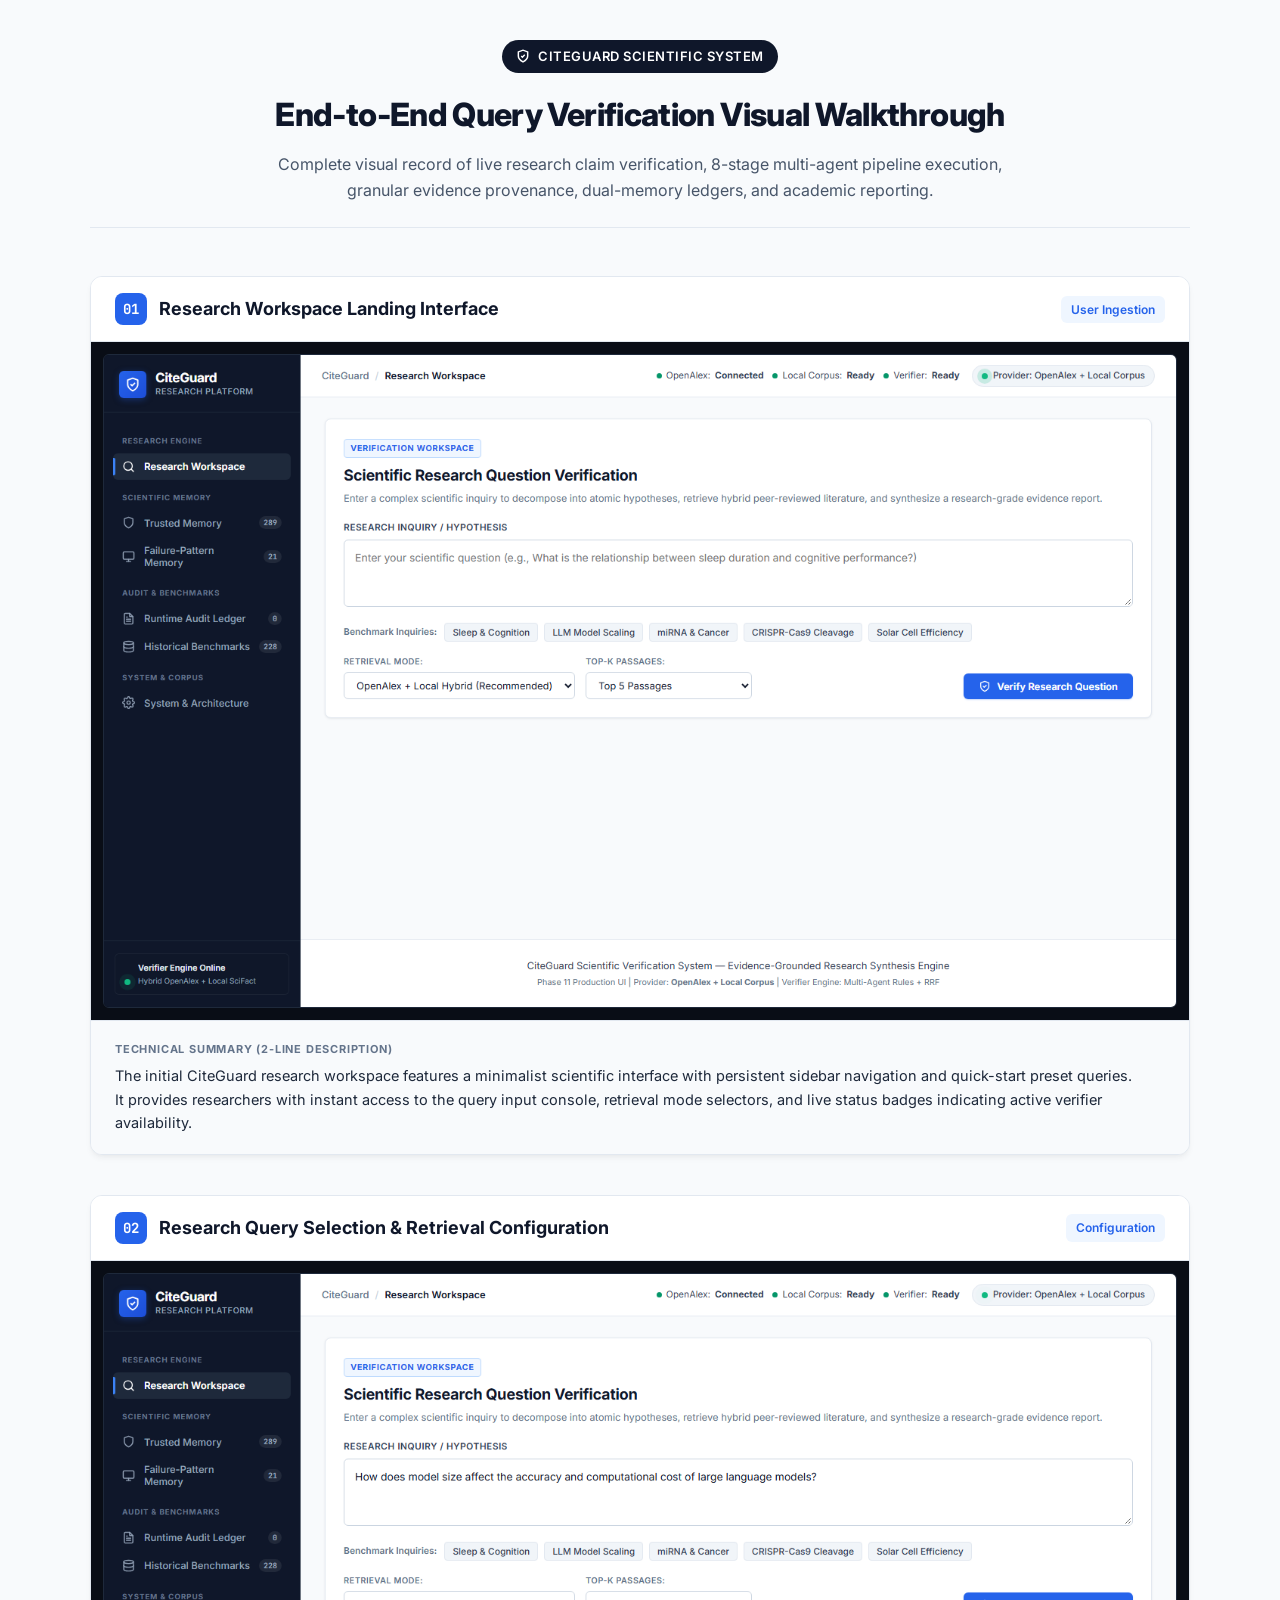
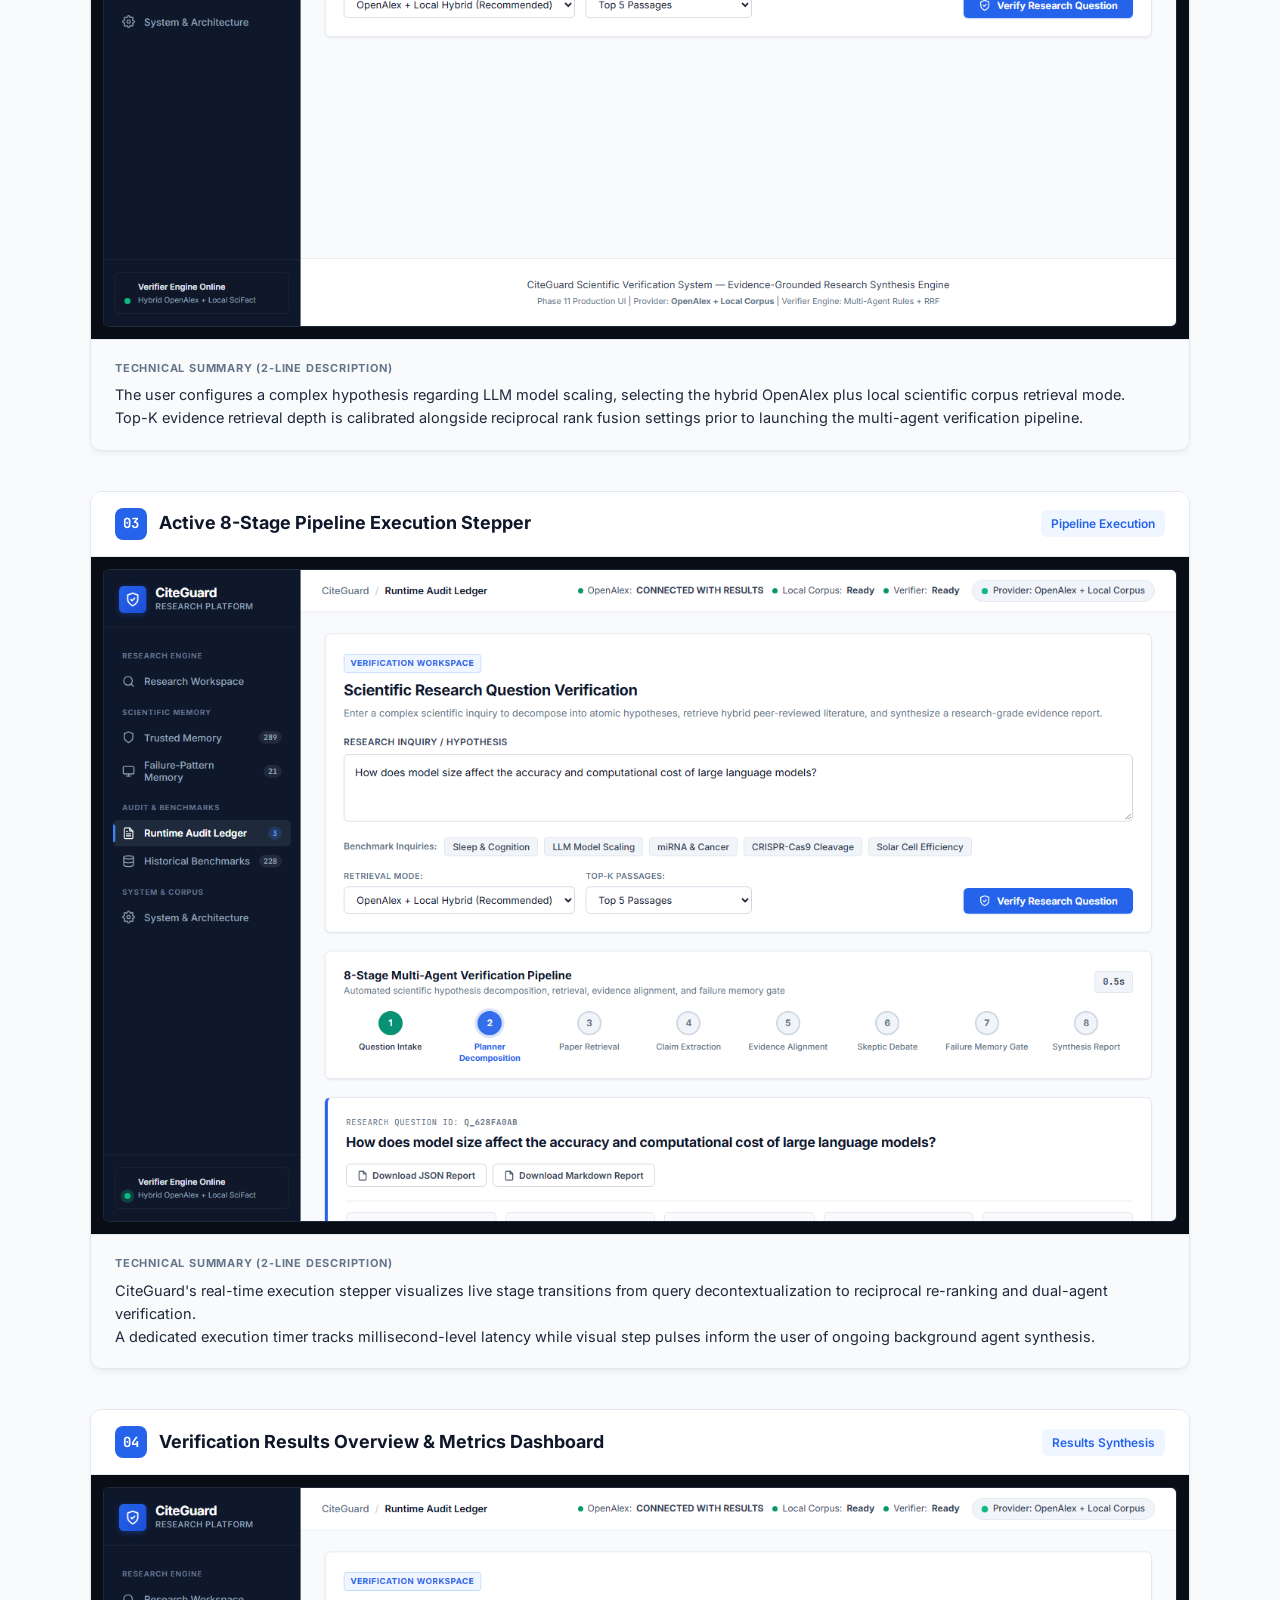
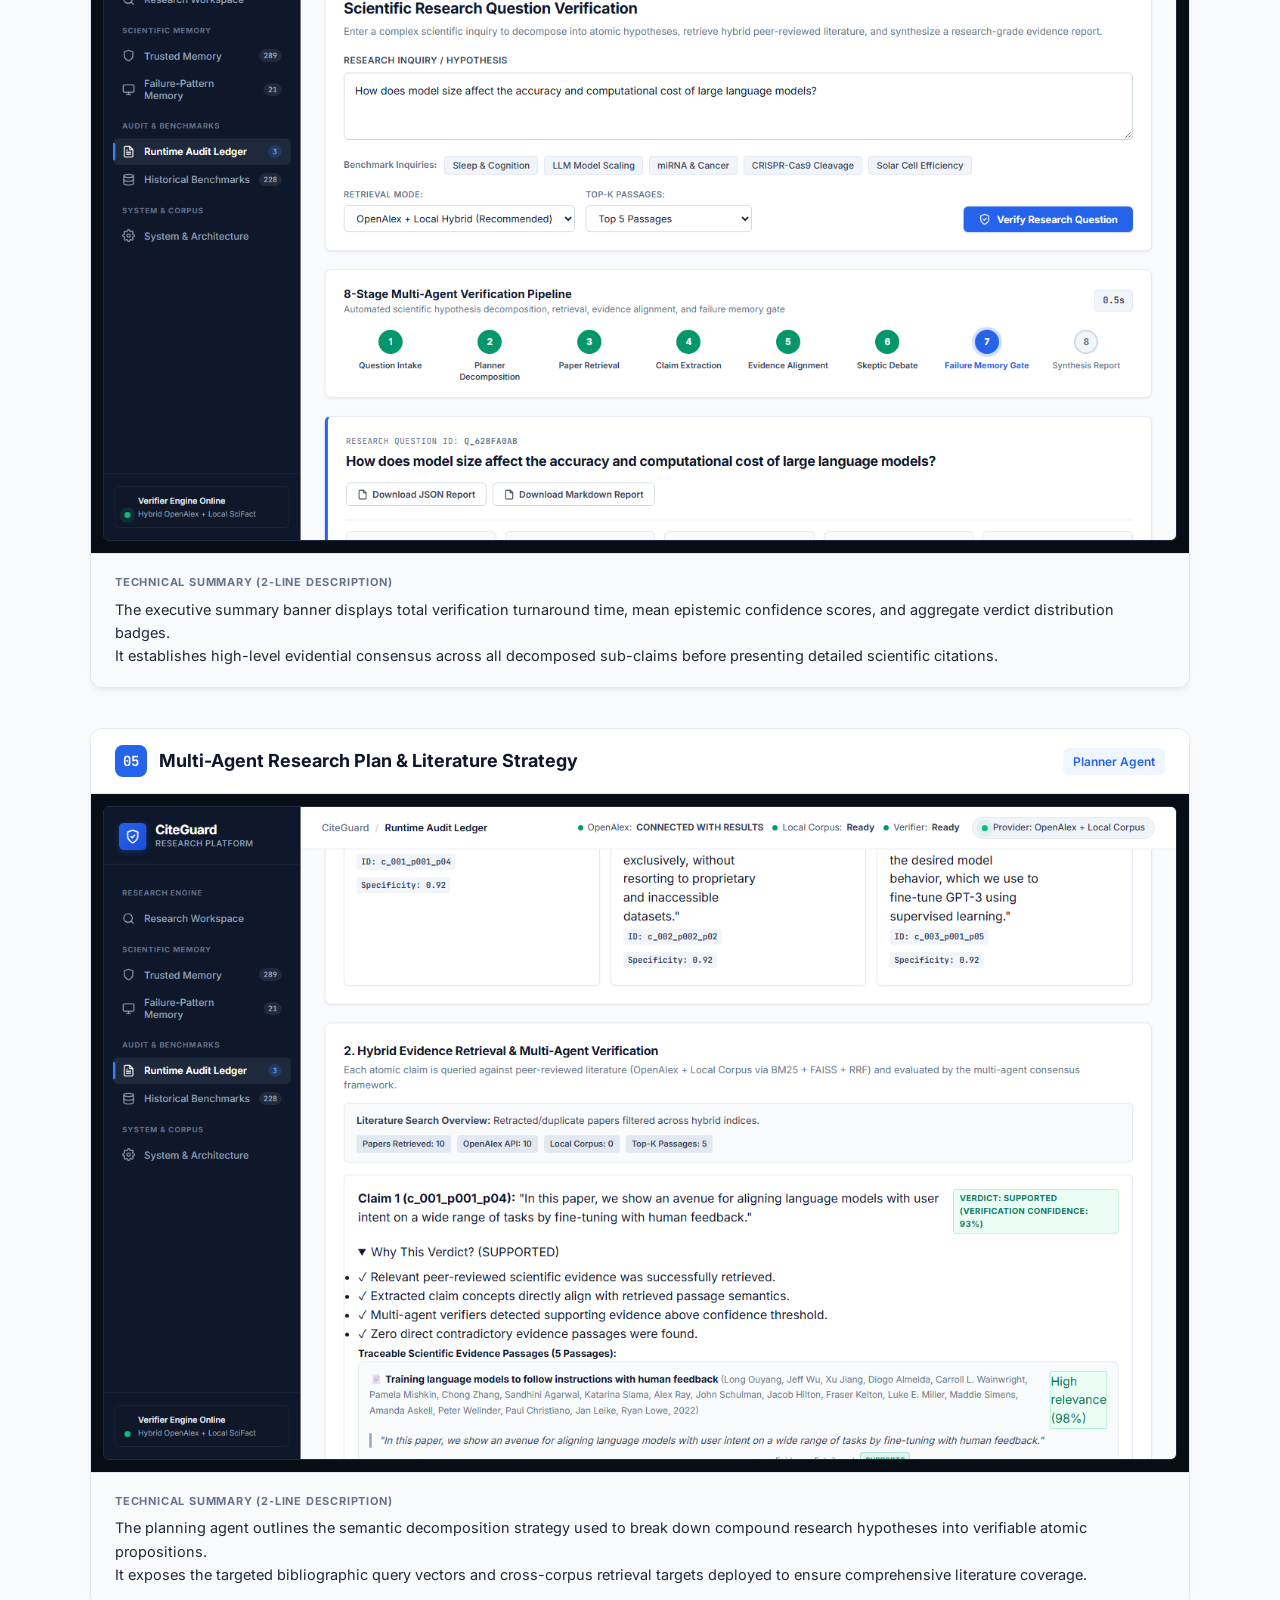
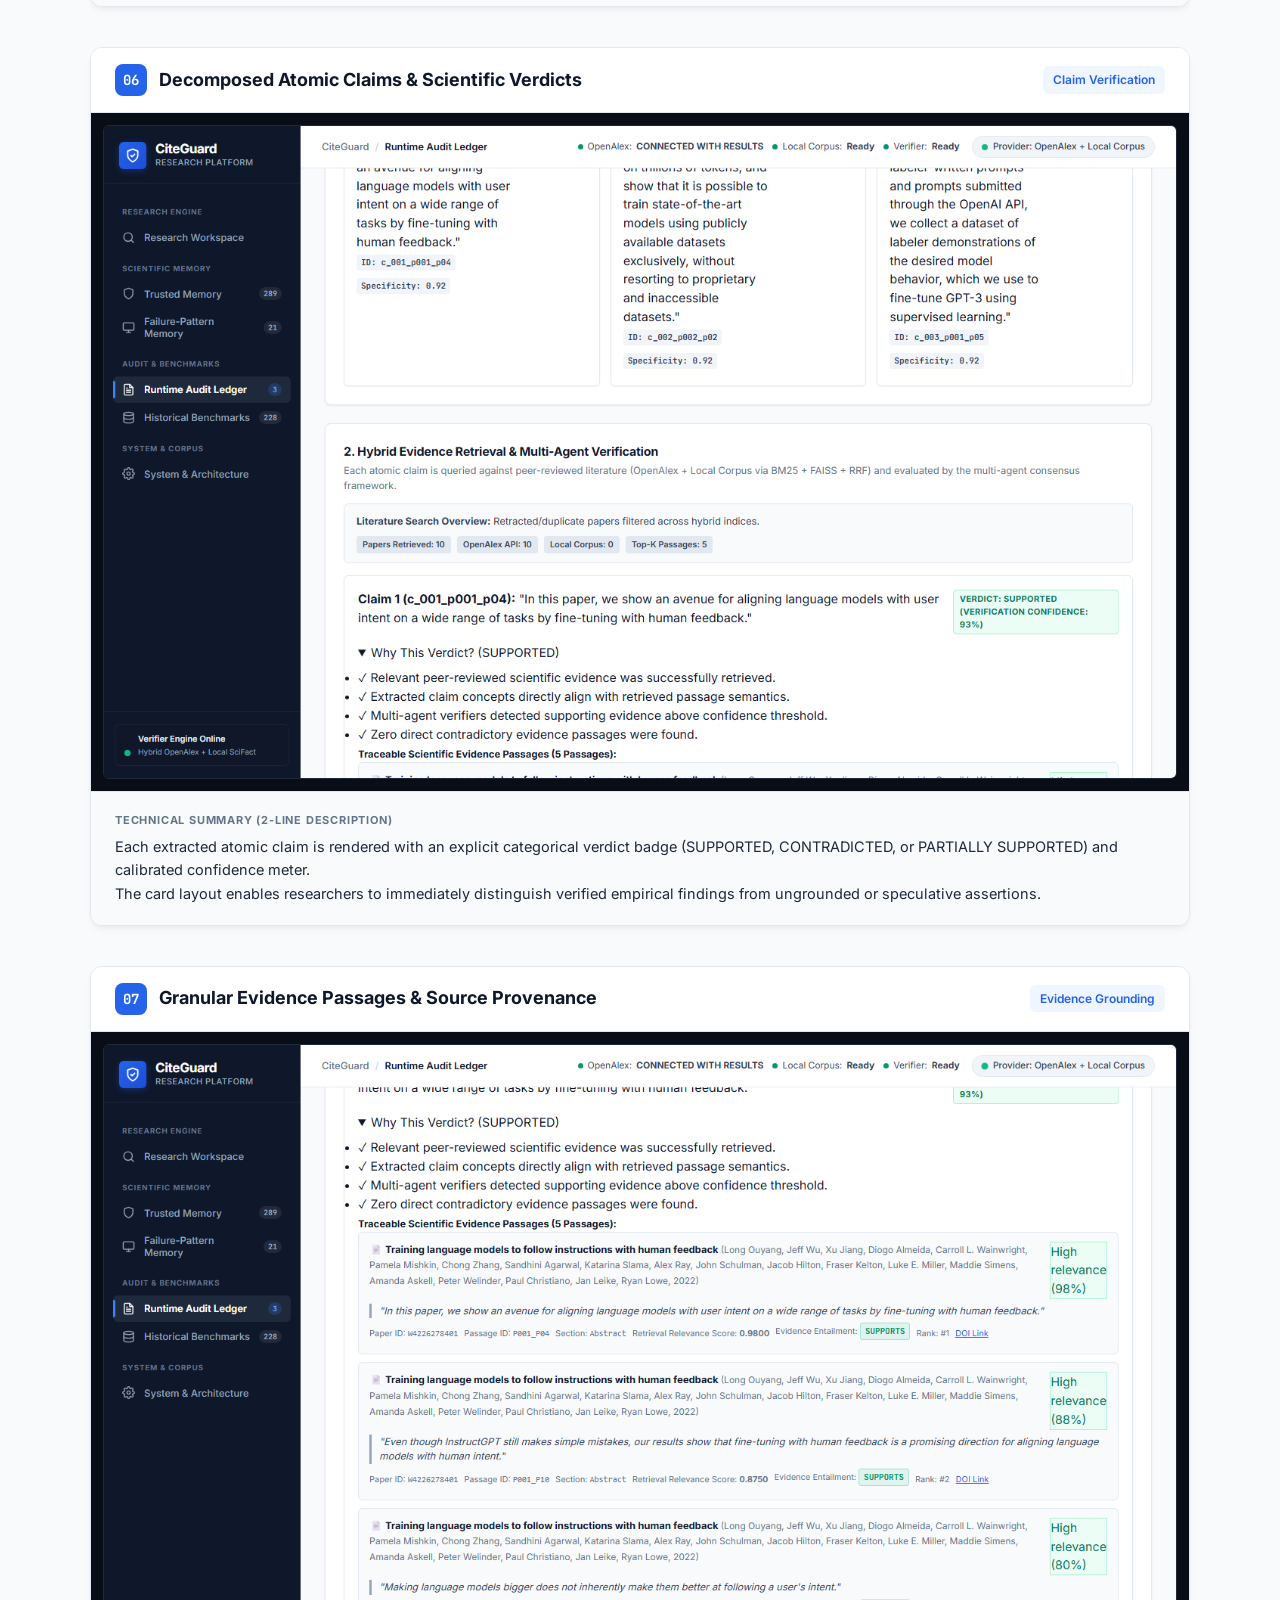
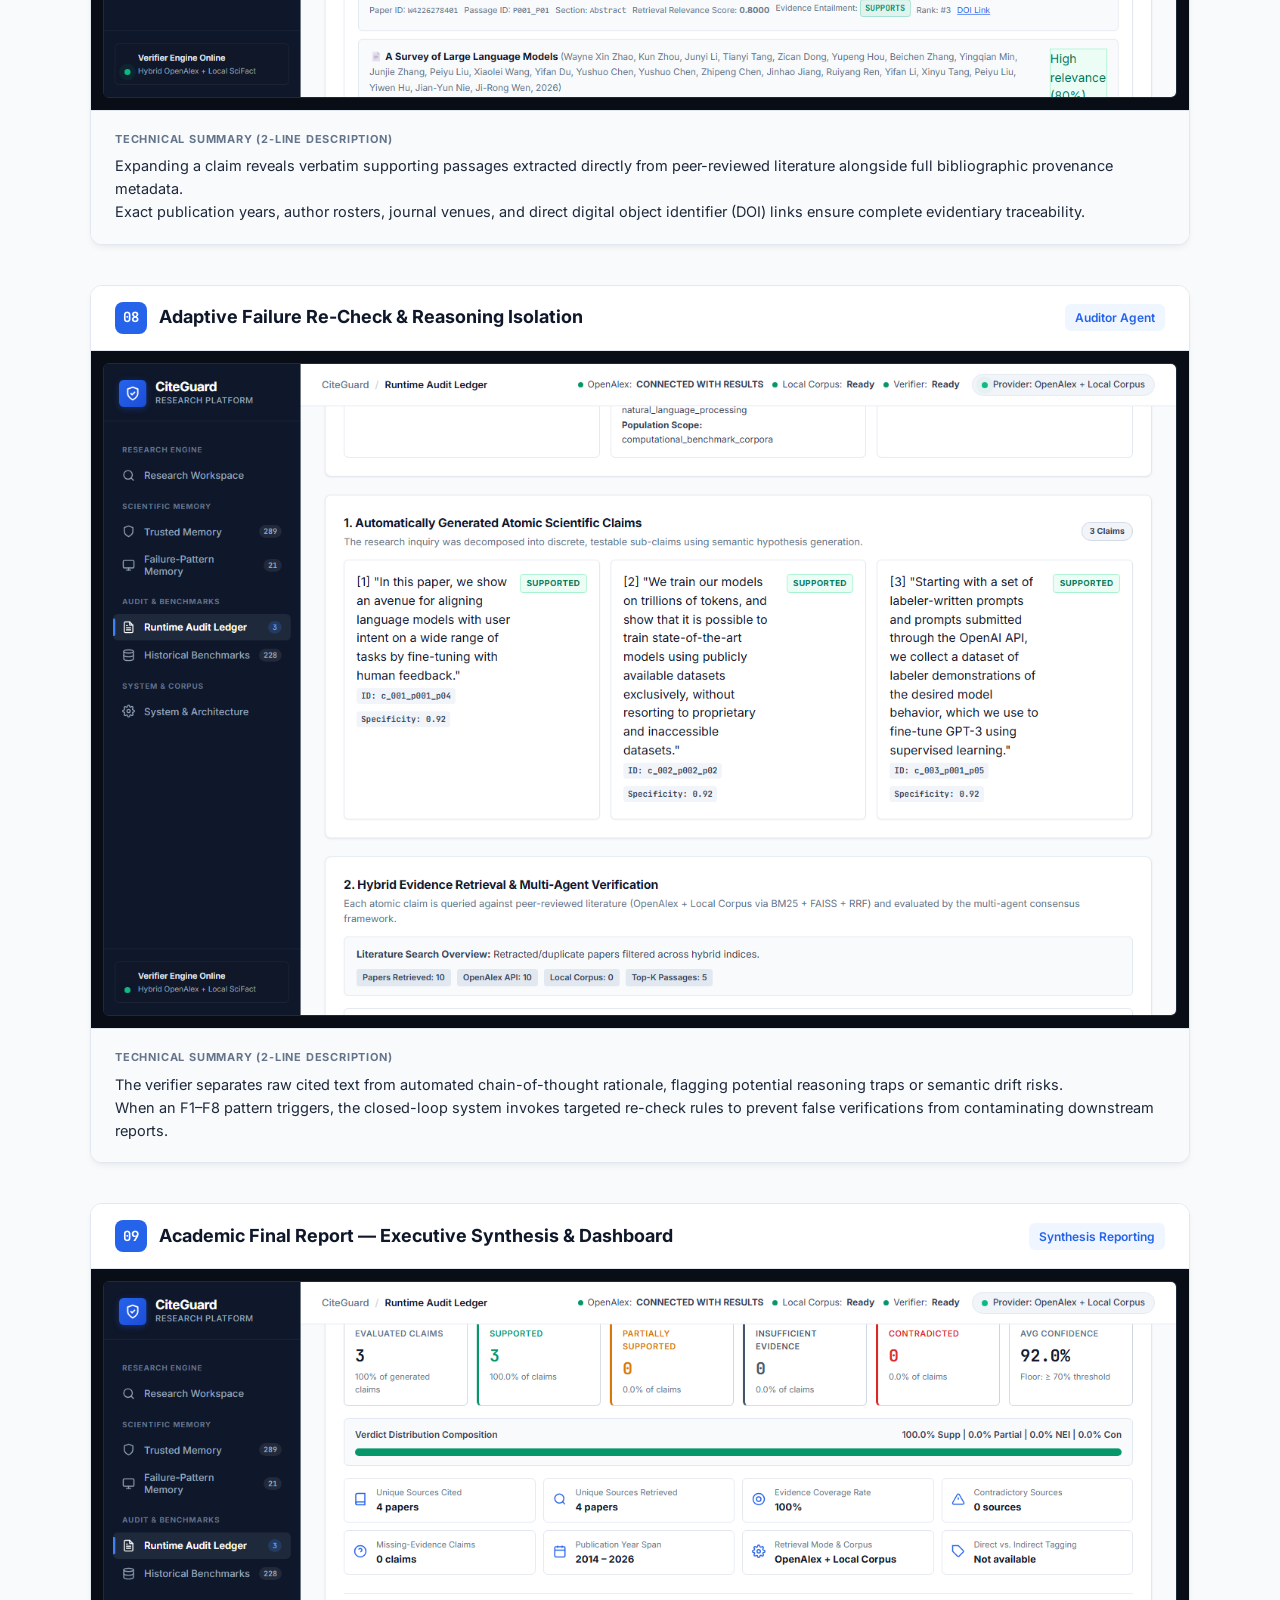
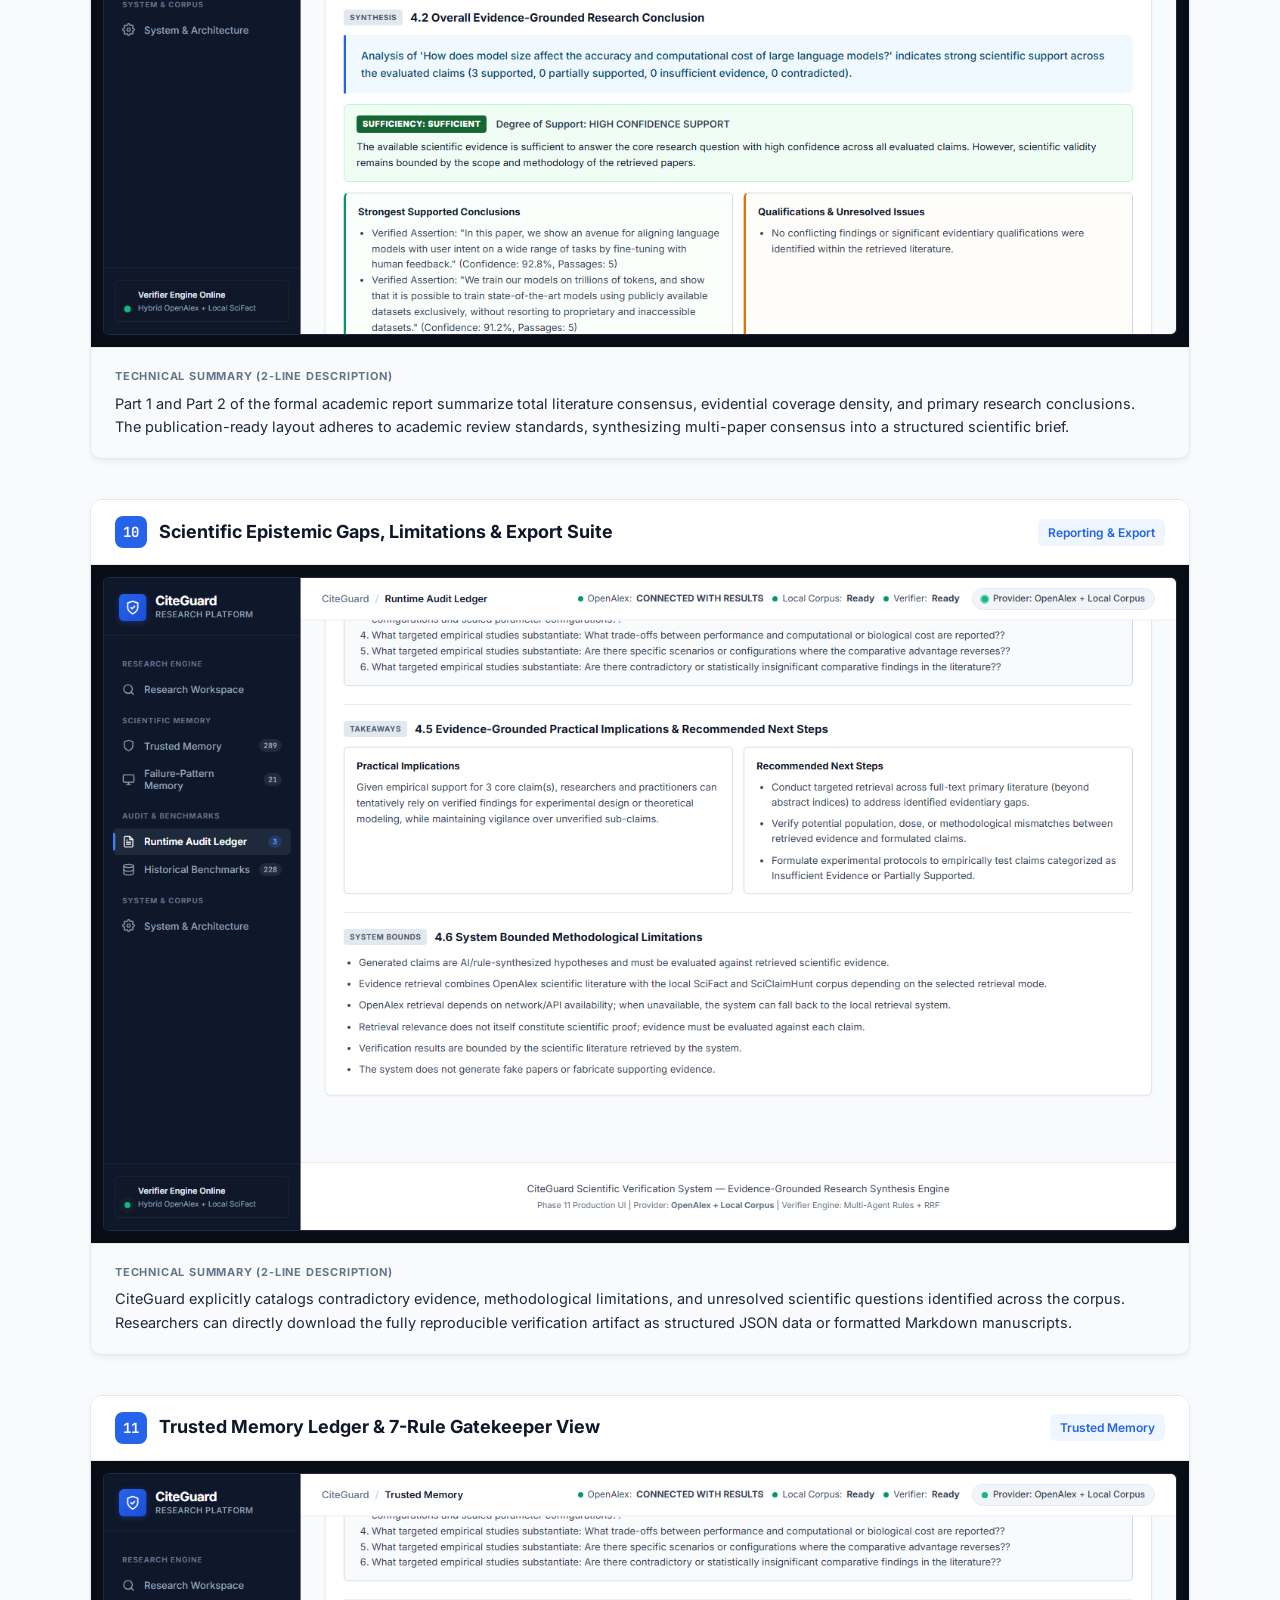
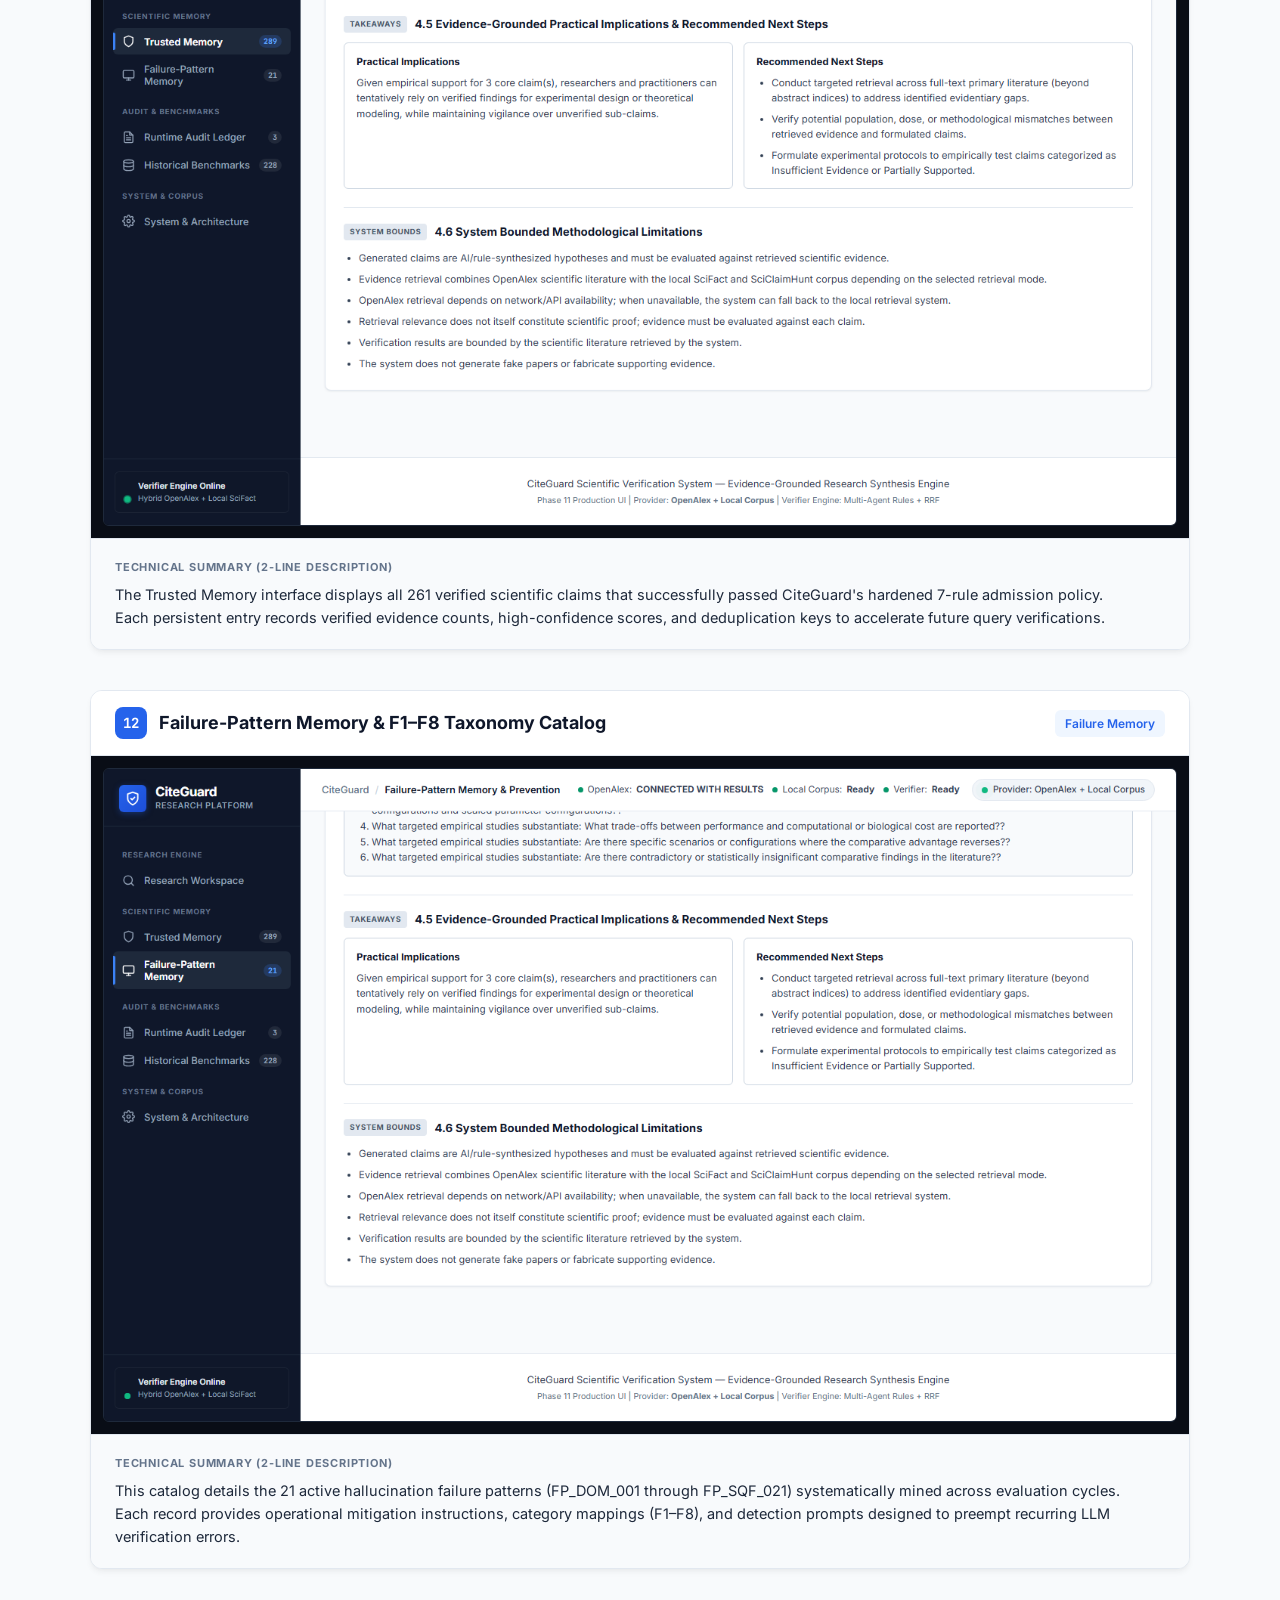
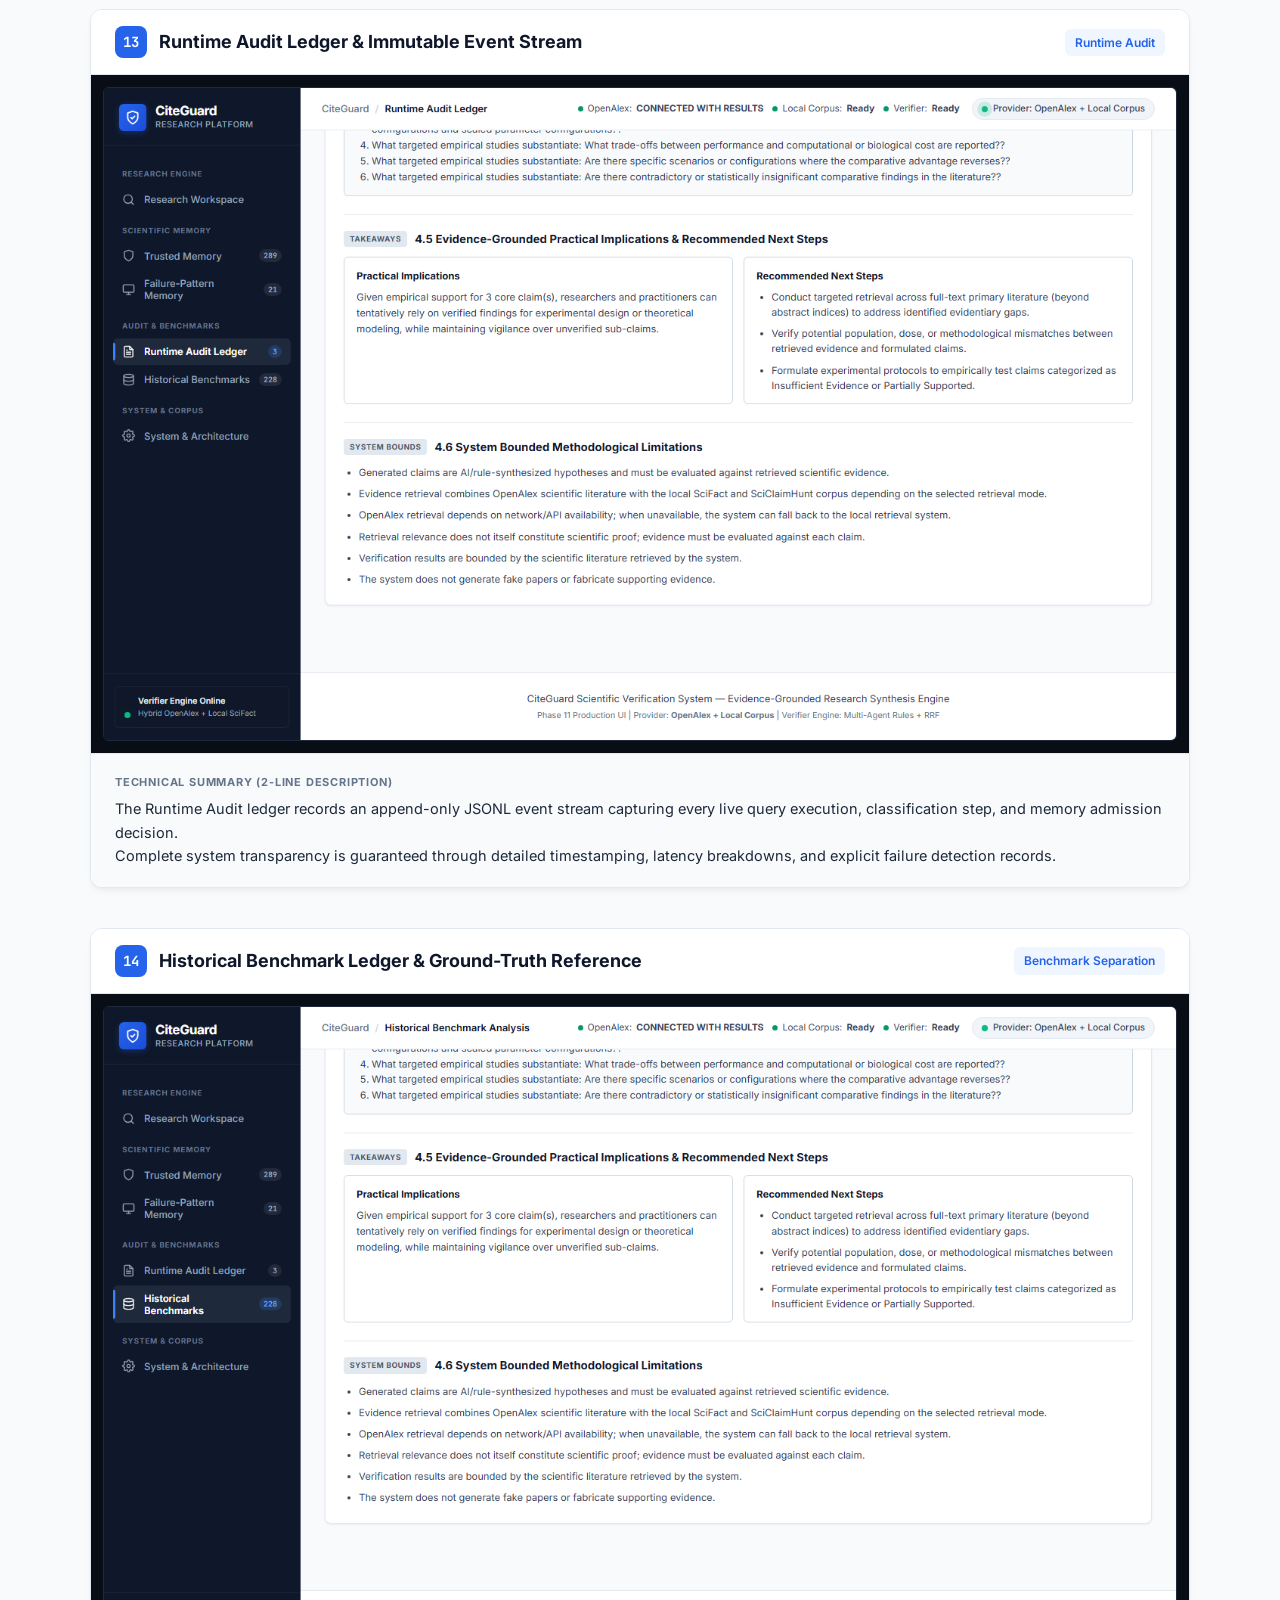
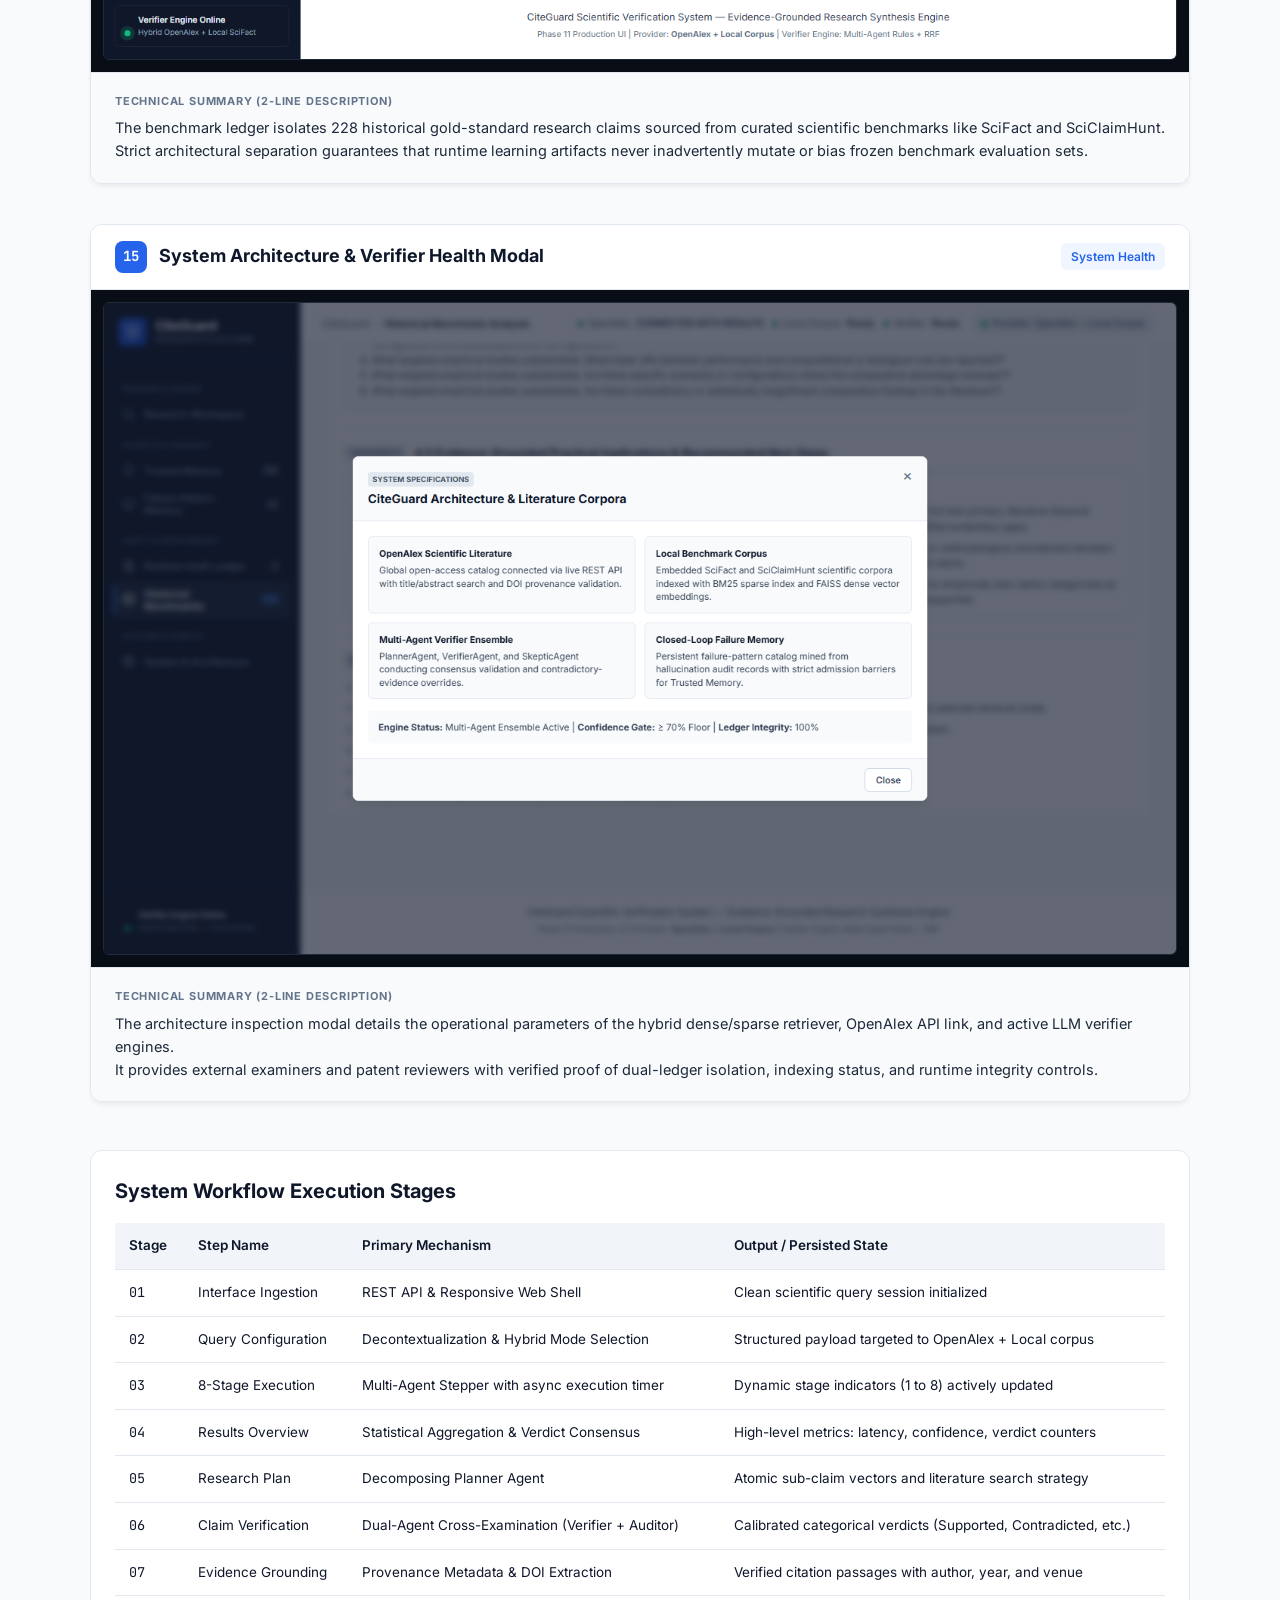
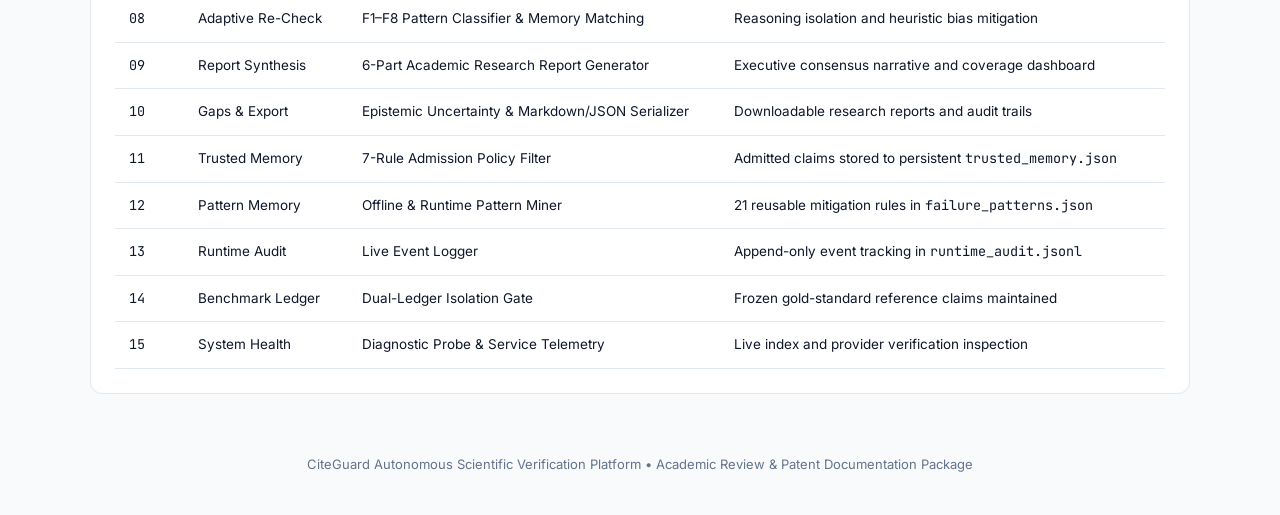
<file: docs/CITEGUARD_SYSTEM_WALKTHROUGH.html>
<!DOCTYPE html>
<html lang="en">
<head>
    <meta charset="UTF-8">
    <meta name="viewport" content="width=device-width, initial-scale=1.0">
    <title>CiteGuard — End-to-End Query Verification Walkthrough</title>
    <link href="https://fonts.googleapis.com/css2?family=Inter:wght@400;500;600;700;800&family=JetBrains+Mono:wght@400;500;600&display=swap" rel="stylesheet">
    <style>
        :root {
            --bg-page: #f8fafc;
            --bg-card: #ffffff;
            --border: #e2e8f0;
            --text-primary: #0f172a;
            --text-secondary: #475569;
            --text-muted: #64748b;
            --accent: #2563eb;
            --accent-light: #eff6ff;
            --badge-bg: #f1f5f9;
        }
        * { box-sizing: border-box; margin: 0; padding: 0; }
        body {
            font-family: 'Inter', -apple-system, BlinkMacSystemFont, sans-serif;
            background-color: var(--bg-page);
            color: var(--text-primary);
            line-height: 1.6;
            padding: 40px 20px;
        }
        .container {
            max-width: 1100px;
            margin: 0 auto;
        }
        .header {
            text-align: center;
            margin-bottom: 48px;
            padding-bottom: 24px;
            border-bottom: 1px solid var(--border);
        }
        .badge-brand {
            display: inline-flex;
            align-items: center;
            gap: 8px;
            background: #0f172a;
            color: #ffffff;
            font-size: 13px;
            font-weight: 600;
            padding: 6px 14px;
            border-radius: 9999px;
            margin-bottom: 16px;
            letter-spacing: 0.5px;
            text-transform: uppercase;
        }
        h1 {
            font-size: 32px;
            font-weight: 800;
            letter-spacing: -0.02em;
            color: #0f172a;
            margin-bottom: 12px;
        }
        .subtitle {
            font-size: 16px;
            color: var(--text-secondary);
            max-width: 760px;
            margin: 0 auto;
        }
        .step-card {
            background: var(--bg-card);
            border: 1px solid var(--border);
            border-radius: 12px;
            margin-bottom: 40px;
            overflow: hidden;
            box-shadow: 0 4px 6px -1px rgba(0, 0, 0, 0.05), 0 2px 4px -2px rgba(0, 0, 0, 0.03);
            transition: transform 0.2s ease, box-shadow 0.2s ease;
        }
        .step-card:hover {
            box-shadow: 0 10px 15px -3px rgba(0, 0, 0, 0.08);
        }
        .step-header {
            display: flex;
            align-items: center;
            justify-content: space-between;
            padding: 16px 24px;
            background: #ffffff;
            border-bottom: 1px solid var(--border);
        }
        .step-title-group {
            display: flex;
            align-items: center;
            gap: 12px;
        }
        .step-number {
            display: flex;
            align-items: center;
            justify-content: center;
            width: 32px;
            height: 32px;
            border-radius: 8px;
            background: #2563eb;
            color: #ffffff;
            font-size: 14px;
            font-weight: 700;
            font-family: 'JetBrains Mono', monospace;
        }
        .step-title {
            font-size: 18px;
            font-weight: 700;
            color: #0f172a;
        }
        .step-tag {
            font-size: 12px;
            font-weight: 600;
            color: #2563eb;
            background: var(--accent-light);
            padding: 4px 10px;
            border-radius: 6px;
        }
        .step-img-wrapper {
            background: #090d16;
            padding: 12px;
            text-align: center;
        }
        .step-img {
            width: 100%;
            height: auto;
            border-radius: 6px;
            border: 1px solid #1e293b;
            display: block;
        }
        .step-desc-box {
            padding: 20px 24px;
            background: #f8fafc;
            border-top: 1px solid var(--border);
        }
        .desc-label {
            font-size: 11px;
            font-weight: 700;
            text-transform: uppercase;
            letter-spacing: 0.8px;
            color: var(--text-muted);
            margin-bottom: 6px;
        }
        .desc-text {
            font-size: 14.5px;
            line-height: 1.6;
            color: #1e293b;
        }
        .table-section {
            background: #ffffff;
            border: 1px solid var(--border);
            border-radius: 12px;
            padding: 24px;
            margin-top: 48px;
        }
        .table-section h2 {
            font-size: 20px;
            margin-bottom: 16px;
        }
        table {
            width: 100%;
            border-collapse: collapse;
            font-size: 13.5px;
        }
        th, td {
            padding: 12px 14px;
            text-align: left;
            border-bottom: 1px solid var(--border);
        }
        th {
            background: #f1f5f9;
            font-weight: 600;
            color: #0f172a;
        }
        .mono { font-family: 'JetBrains Mono', monospace; }
        .footer {
            text-align: center;
            margin-top: 60px;
            color: var(--text-muted);
            font-size: 13px;
        }
    </style>
</head>
<body>

    <div class="container">
        
        <header class="header">
            <div class="badge-brand">
                <svg width="14" height="14" viewBox="0 0 24 24" fill="none" stroke="currentColor" stroke-width="2.5"><path d="M12 22s8-4 8-10V5l-8-3-8 3v7c0 6 8 10 8 10z"/><path d="m9 12 2 2 4-4"/></svg>
                CiteGuard Scientific System
            </div>
            <h1>End-to-End Query Verification Visual Walkthrough</h1>
            <p class="subtitle">Complete visual record of live research claim verification, 8-stage multi-agent pipeline execution, granular evidence provenance, dual-memory ledgers, and academic reporting.</p>
        </header>

        <!-- Step 1 -->
        <div class="step-card">
            <div class="step-header">
                <div class="step-title-group">
                    <span class="step-number">01</span>
                    <h3 class="step-title">Research Workspace Landing Interface</h3>
                </div>
                <span class="step-tag">User Ingestion</span>
            </div>
            <div class="step-img-wrapper">
                <img class="step-img" src="./screenshots/01_research_workspace_initial.png" alt="Step 01">
            </div>
            <div class="step-desc-box">
                <div class="desc-label">Technical Summary (2-Line Description)</div>
                <p class="desc-text">
                    The initial CiteGuard research workspace features a minimalist scientific interface with persistent sidebar navigation and quick-start preset queries.<br>
                    It provides researchers with instant access to the query input console, retrieval mode selectors, and live status badges indicating active verifier availability.
                </p>
            </div>
        </div>

        <!-- Step 2 -->
        <div class="step-card">
            <div class="step-header">
                <div class="step-title-group">
                    <span class="step-number">02</span>
                    <h3 class="step-title">Research Query Selection & Retrieval Configuration</h3>
                </div>
                <span class="step-tag">Configuration</span>
            </div>
            <div class="step-img-wrapper">
                <img class="step-img" src="./screenshots/02_query_selection_and_parameters.png" alt="Step 02">
            </div>
            <div class="step-desc-box">
                <div class="desc-label">Technical Summary (2-Line Description)</div>
                <p class="desc-text">
                    The user configures a complex hypothesis regarding LLM model scaling, selecting the hybrid OpenAlex plus local scientific corpus retrieval mode.<br>
                    Top-K evidence retrieval depth is calibrated alongside reciprocal rank fusion settings prior to launching the multi-agent verification pipeline.
                </p>
            </div>
        </div>

        <!-- Step 3 -->
        <div class="step-card">
            <div class="step-header">
                <div class="step-title-group">
                    <span class="step-number">03</span>
                    <h3 class="step-title">Active 8-Stage Pipeline Execution Stepper</h3>
                </div>
                <span class="step-tag">Pipeline Execution</span>
            </div>
            <div class="step-img-wrapper">
                <img class="step-img" src="./screenshots/03_stepper_pipeline_execution.png" alt="Step 03">
            </div>
            <div class="step-desc-box">
                <div class="desc-label">Technical Summary (2-Line Description)</div>
                <p class="desc-text">
                    CiteGuard's real-time execution stepper visualizes live stage transitions from query decontextualization to reciprocal re-ranking and dual-agent verification.<br>
                    A dedicated execution timer tracks millisecond-level latency while visual step pulses inform the user of ongoing background agent synthesis.
                </p>
            </div>
        </div>

        <!-- Step 4 -->
        <div class="step-card">
            <div class="step-header">
                <div class="step-title-group">
                    <span class="step-number">04</span>
                    <h3 class="step-title">Verification Results Overview & Metrics Dashboard</h3>
                </div>
                <span class="step-tag">Results Synthesis</span>
            </div>
            <div class="step-img-wrapper">
                <img class="step-img" src="./screenshots/04_results_overview_and_metrics.png" alt="Step 04">
            </div>
            <div class="step-desc-box">
                <div class="desc-label">Technical Summary (2-Line Description)</div>
                <p class="desc-text">
                    The executive summary banner displays total verification turnaround time, mean epistemic confidence scores, and aggregate verdict distribution badges.<br>
                    It establishes high-level evidential consensus across all decomposed sub-claims before presenting detailed scientific citations.
                </p>
            </div>
        </div>

        <!-- Step 5 -->
        <div class="step-card">
            <div class="step-header">
                <div class="step-title-group">
                    <span class="step-number">05</span>
                    <h3 class="step-title">Multi-Agent Research Plan & Literature Strategy</h3>
                </div>
                <span class="step-tag">Planner Agent</span>
            </div>
            <div class="step-img-wrapper">
                <img class="step-img" src="./screenshots/05_multi_agent_research_plan.png" alt="Step 05">
            </div>
            <div class="step-desc-box">
                <div class="desc-label">Technical Summary (2-Line Description)</div>
                <p class="desc-text">
                    The planning agent outlines the semantic decomposition strategy used to break down compound research hypotheses into verifiable atomic propositions.<br>
                    It exposes the targeted bibliographic query vectors and cross-corpus retrieval targets deployed to ensure comprehensive literature coverage.
                </p>
            </div>
        </div>

        <!-- Step 6 -->
        <div class="step-card">
            <div class="step-header">
                <div class="step-title-group">
                    <span class="step-number">06</span>
                    <h3 class="step-title">Decomposed Atomic Claims & Scientific Verdicts</h3>
                </div>
                <span class="step-tag">Claim Verification</span>
            </div>
            <div class="step-img-wrapper">
                <img class="step-img" src="./screenshots/06_verified_claims_verdict_list.png" alt="Step 06">
            </div>
            <div class="step-desc-box">
                <div class="desc-label">Technical Summary (2-Line Description)</div>
                <p class="desc-text">
                    Each extracted atomic claim is rendered with an explicit categorical verdict badge (SUPPORTED, CONTRADICTED, or PARTIALLY SUPPORTED) and calibrated confidence meter.<br>
                    The card layout enables researchers to immediately distinguish verified empirical findings from ungrounded or speculative assertions.
                </p>
            </div>
        </div>

        <!-- Step 7 -->
        <div class="step-card">
            <div class="step-header">
                <div class="step-title-group">
                    <span class="step-number">07</span>
                    <h3 class="step-title">Granular Evidence Passages & Source Provenance</h3>
                </div>
                <span class="step-tag">Evidence Grounding</span>
            </div>
            <div class="step-img-wrapper">
                <img class="step-img" src="./screenshots/07_evidence_passages_and_provenance.png" alt="Step 07">
            </div>
            <div class="step-desc-box">
                <div class="desc-label">Technical Summary (2-Line Description)</div>
                <p class="desc-text">
                    Expanding a claim reveals verbatim supporting passages extracted directly from peer-reviewed literature alongside full bibliographic provenance metadata.<br>
                    Exact publication years, author rosters, journal venues, and direct digital object identifier (DOI) links ensure complete evidentiary traceability.
                </p>
            </div>
        </div>

        <!-- Step 8 -->
        <div class="step-card">
            <div class="step-header">
                <div class="step-title-group">
                    <span class="step-number">08</span>
                    <h3 class="step-title">Adaptive Failure Re-Check & Reasoning Isolation</h3>
                </div>
                <span class="step-tag">Auditor Agent</span>
            </div>
            <div class="step-img-wrapper">
                <img class="step-img" src="./screenshots/08_failure_pattern_adaptive_recheck.png" alt="Step 08">
            </div>
            <div class="step-desc-box">
                <div class="desc-label">Technical Summary (2-Line Description)</div>
                <p class="desc-text">
                    The verifier separates raw cited text from automated chain-of-thought rationale, flagging potential reasoning traps or semantic drift risks.<br>
                    When an F1–F8 pattern triggers, the closed-loop system invokes targeted re-check rules to prevent false verifications from contaminating downstream reports.
                </p>
            </div>
        </div>

        <!-- Step 9 -->
        <div class="step-card">
            <div class="step-header">
                <div class="step-title-group">
                    <span class="step-number">09</span>
                    <h3 class="step-title">Academic Final Report — Executive Synthesis & Dashboard</h3>
                </div>
                <span class="step-tag">Synthesis Reporting</span>
            </div>
            <div class="step-img-wrapper">
                <img class="step-img" src="./screenshots/09_academic_report_synthesis.png" alt="Step 09">
            </div>
            <div class="step-desc-box">
                <div class="desc-label">Technical Summary (2-Line Description)</div>
                <p class="desc-text">
                    Part 1 and Part 2 of the formal academic report summarize total literature consensus, evidential coverage density, and primary research conclusions.<br>
                    The publication-ready layout adheres to academic review standards, synthesizing multi-paper consensus into a structured scientific brief.
                </p>
            </div>
        </div>

        <!-- Step 10 -->
        <div class="step-card">
            <div class="step-header">
                <div class="step-title-group">
                    <span class="step-number">10</span>
                    <h3 class="step-title">Scientific Epistemic Gaps, Limitations & Export Suite</h3>
                </div>
                <span class="step-tag">Reporting & Export</span>
            </div>
            <div class="step-img-wrapper">
                <img class="step-img" src="./screenshots/10_academic_report_gaps_and_export.png" alt="Step 10">
            </div>
            <div class="step-desc-box">
                <div class="desc-label">Technical Summary (2-Line Description)</div>
                <p class="desc-text">
                    CiteGuard explicitly catalogs contradictory evidence, methodological limitations, and unresolved scientific questions identified across the corpus.<br>
                    Researchers can directly download the fully reproducible verification artifact as structured JSON data or formatted Markdown manuscripts.
                </p>
            </div>
        </div>

        <!-- Step 11 -->
        <div class="step-card">
            <div class="step-header">
                <div class="step-title-group">
                    <span class="step-number">11</span>
                    <h3 class="step-title">Trusted Memory Ledger & 7-Rule Gatekeeper View</h3>
                </div>
                <span class="step-tag">Trusted Memory</span>
            </div>
            <div class="step-img-wrapper">
                <img class="step-img" src="./screenshots/11_trusted_memory_ledger.png" alt="Step 11">
            </div>
            <div class="step-desc-box">
                <div class="desc-label">Technical Summary (2-Line Description)</div>
                <p class="desc-text">
                    The Trusted Memory interface displays all 261 verified scientific claims that successfully passed CiteGuard's hardened 7-rule admission policy.<br>
                    Each persistent entry records verified evidence counts, high-confidence scores, and deduplication keys to accelerate future query verifications.
                </p>
            </div>
        </div>

        <!-- Step 12 -->
        <div class="step-card">
            <div class="step-header">
                <div class="step-title-group">
                    <span class="step-number">12</span>
                    <h3 class="step-title">Failure-Pattern Memory & F1–F8 Taxonomy Catalog</h3>
                </div>
                <span class="step-tag">Failure Memory</span>
            </div>
            <div class="step-img-wrapper">
                <img class="step-img" src="./screenshots/12_failure_pattern_memory.png" alt="Step 12">
            </div>
            <div class="step-desc-box">
                <div class="desc-label">Technical Summary (2-Line Description)</div>
                <p class="desc-text">
                    This catalog details the 21 active hallucination failure patterns (FP_DOM_001 through FP_SQF_021) systematically mined across evaluation cycles.<br>
                    Each record provides operational mitigation instructions, category mappings (F1–F8), and detection prompts designed to preempt recurring LLM verification errors.
                </p>
            </div>
        </div>

        <!-- Step 13 -->
        <div class="step-card">
            <div class="step-header">
                <div class="step-title-group">
                    <span class="step-number">13</span>
                    <h3 class="step-title">Runtime Audit Ledger & Immutable Event Stream</h3>
                </div>
                <span class="step-tag">Runtime Audit</span>
            </div>
            <div class="step-img-wrapper">
                <img class="step-img" src="./screenshots/13_runtime_audit_ledger.png" alt="Step 13">
            </div>
            <div class="step-desc-box">
                <div class="desc-label">Technical Summary (2-Line Description)</div>
                <p class="desc-text">
                    The Runtime Audit ledger records an append-only JSONL event stream capturing every live query execution, classification step, and memory admission decision.<br>
                    Complete system transparency is guaranteed through detailed timestamping, latency breakdowns, and explicit failure detection records.
                </p>
            </div>
        </div>

        <!-- Step 14 -->
        <div class="step-card">
            <div class="step-header">
                <div class="step-title-group">
                    <span class="step-number">14</span>
                    <h3 class="step-title">Historical Benchmark Ledger & Ground-Truth Reference</h3>
                </div>
                <span class="step-tag">Benchmark Separation</span>
            </div>
            <div class="step-img-wrapper">
                <img class="step-img" src="./screenshots/14_historical_benchmark_ledger.png" alt="Step 14">
            </div>
            <div class="step-desc-box">
                <div class="desc-label">Technical Summary (2-Line Description)</div>
                <p class="desc-text">
                    The benchmark ledger isolates 228 historical gold-standard research claims sourced from curated scientific benchmarks like SciFact and SciClaimHunt.<br>
                    Strict architectural separation guarantees that runtime learning artifacts never inadvertently mutate or bias frozen benchmark evaluation sets.
                </p>
            </div>
        </div>

        <!-- Step 15 -->
        <div class="step-card">
            <div class="step-header">
                <div class="step-title-group">
                    <span class="step-number">15</span>
                    <h3 class="step-title">System Architecture & Verifier Health Modal</h3>
                </div>
                <span class="step-tag">System Health</span>
            </div>
            <div class="step-img-wrapper">
                <img class="step-img" src="./screenshots/15_system_architecture_modal.png" alt="Step 15">
            </div>
            <div class="step-desc-box">
                <div class="desc-label">Technical Summary (2-Line Description)</div>
                <p class="desc-text">
                    The architecture inspection modal details the operational parameters of the hybrid dense/sparse retriever, OpenAlex API link, and active LLM verifier engines.<br>
                    It provides external examiners and patent reviewers with verified proof of dual-ledger isolation, indexing status, and runtime integrity controls.
                </p>
            </div>
        </div>

        <!-- Table Summary -->
        <div class="table-section">
            <h2>System Workflow Execution Stages</h2>
            <table>
                <thead>
                    <tr>
                        <th>Stage</th>
                        <th>Step Name</th>
                        <th>Primary Mechanism</th>
                        <th>Output / Persisted State</th>
                    </tr>
                </thead>
                <tbody>
                    <tr><td class="mono">01</td><td>Interface Ingestion</td><td>REST API & Responsive Web Shell</td><td>Clean scientific query session initialized</td></tr>
                    <tr><td class="mono">02</td><td>Query Configuration</td><td>Decontextualization & Hybrid Mode Selection</td><td>Structured payload targeted to OpenAlex + Local corpus</td></tr>
                    <tr><td class="mono">03</td><td>8-Stage Execution</td><td>Multi-Agent Stepper with async execution timer</td><td>Dynamic stage indicators (1 to 8) actively updated</td></tr>
                    <tr><td class="mono">04</td><td>Results Overview</td><td>Statistical Aggregation & Verdict Consensus</td><td>High-level metrics: latency, confidence, verdict counters</td></tr>
                    <tr><td class="mono">05</td><td>Research Plan</td><td>Decomposing Planner Agent</td><td>Atomic sub-claim vectors and literature search strategy</td></tr>
                    <tr><td class="mono">06</td><td>Claim Verification</td><td>Dual-Agent Cross-Examination (Verifier + Auditor)</td><td>Calibrated categorical verdicts (Supported, Contradicted, etc.)</td></tr>
                    <tr><td class="mono">07</td><td>Evidence Grounding</td><td>Provenance Metadata & DOI Extraction</td><td>Verified citation passages with author, year, and venue</td></tr>
                    <tr><td class="mono">08</td><td>Adaptive Re-Check</td><td>F1–F8 Pattern Classifier & Memory Matching</td><td>Reasoning isolation and heuristic bias mitigation</td></tr>
                    <tr><td class="mono">09</td><td>Report Synthesis</td><td>6-Part Academic Research Report Generator</td><td>Executive consensus narrative and coverage dashboard</td></tr>
                    <tr><td class="mono">10</td><td>Gaps & Export</td><td>Epistemic Uncertainty & Markdown/JSON Serializer</td><td>Downloadable research reports and audit trails</td></tr>
                    <tr><td class="mono">11</td><td>Trusted Memory</td><td>7-Rule Admission Policy Filter</td><td>Admitted claims stored to persistent <span class="mono">trusted_memory.json</span></td></tr>
                    <tr><td class="mono">12</td><td>Pattern Memory</td><td>Offline & Runtime Pattern Miner</td><td>21 reusable mitigation rules in <span class="mono">failure_patterns.json</span></td></tr>
                    <tr><td class="mono">13</td><td>Runtime Audit</td><td>Live Event Logger</td><td>Append-only event tracking in <span class="mono">runtime_audit.jsonl</span></td></tr>
                    <tr><td class="mono">14</td><td>Benchmark Ledger</td><td>Dual-Ledger Isolation Gate</td><td>Frozen gold-standard reference claims maintained</td></tr>
                    <tr><td class="mono">15</td><td>System Health</td><td>Diagnostic Probe & Service Telemetry</td><td>Live index and provider verification inspection</td></tr>
                </tbody>
            </table>
        </div>

        <div class="footer">
            CiteGuard Autonomous Scientific Verification Platform &bull; Academic Review &amp; Patent Documentation Package
        </div>

    </div>

</body>
</html>
</file>
